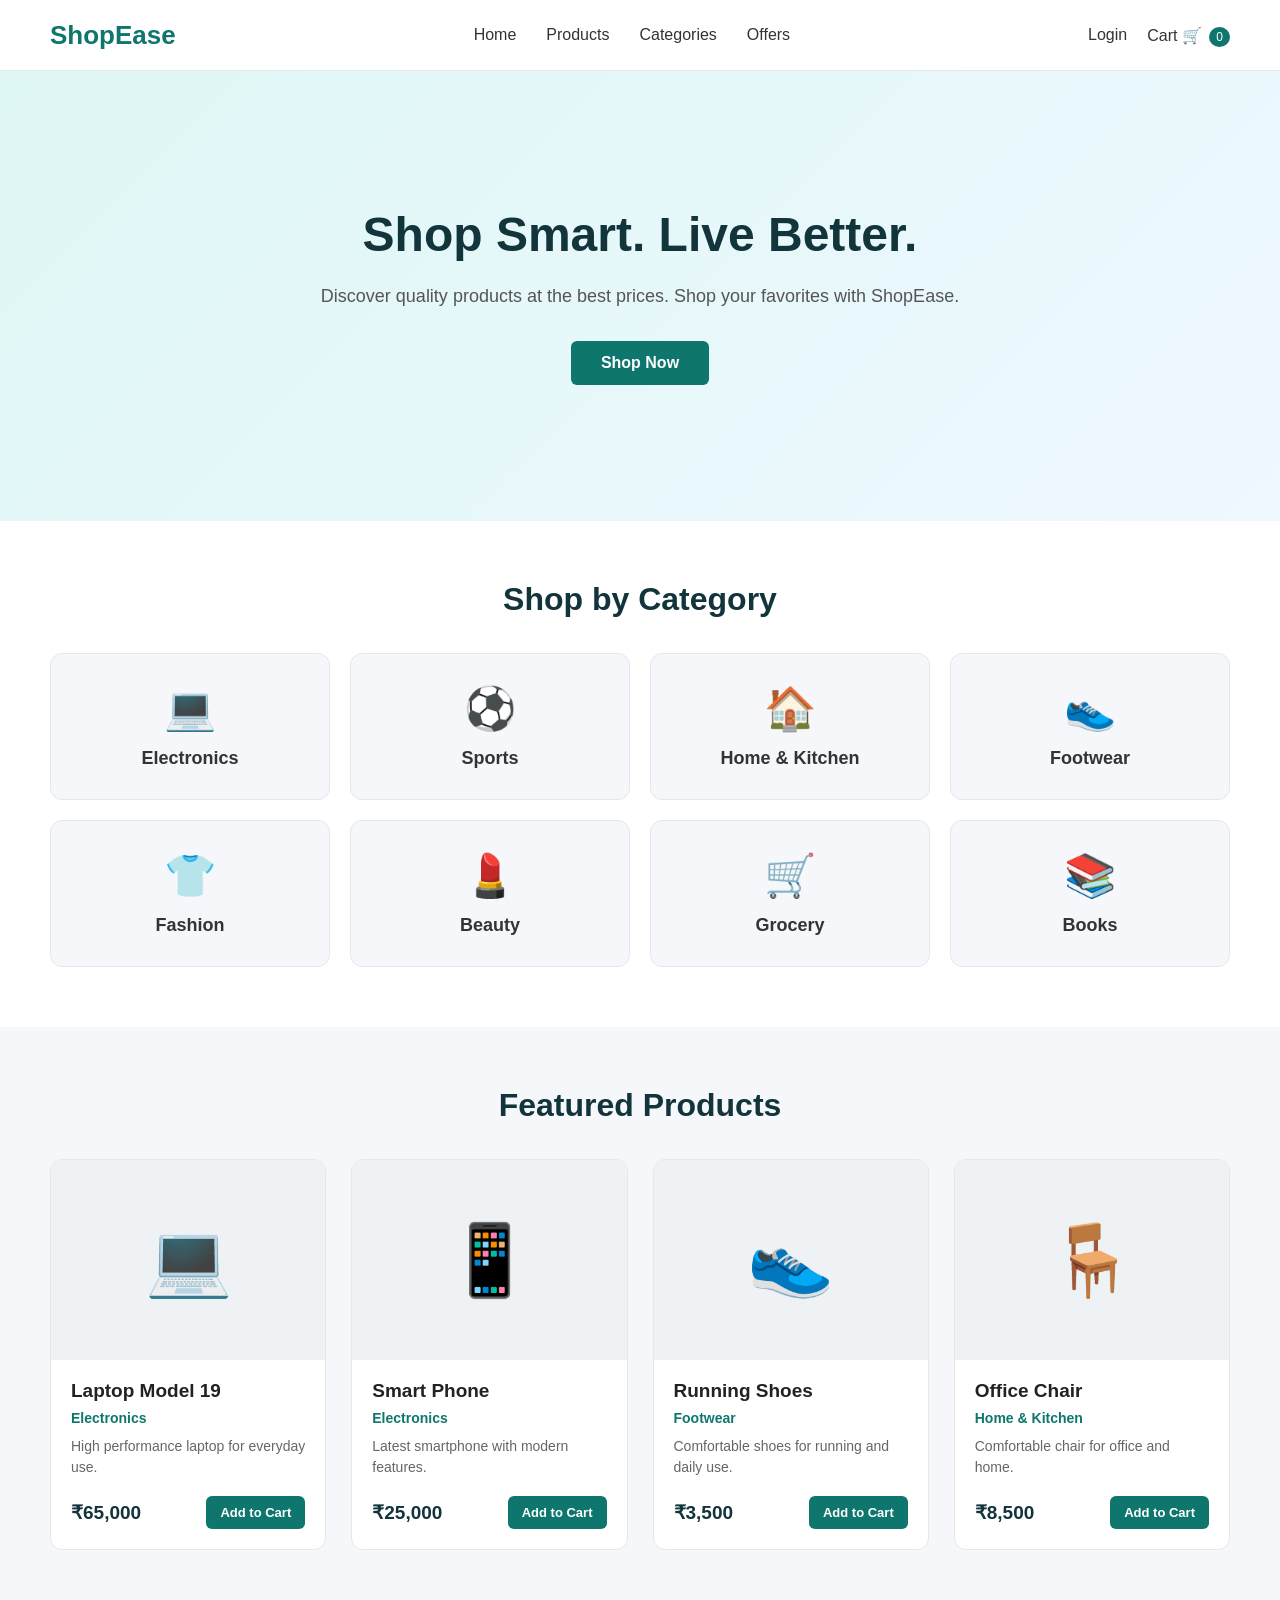
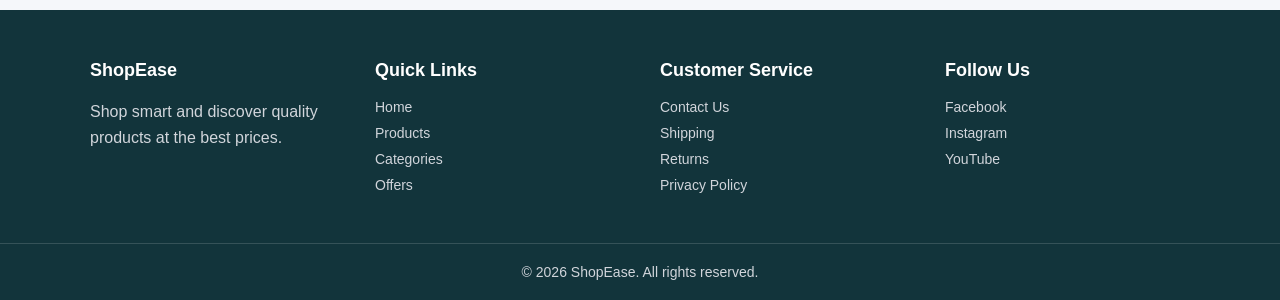
<file: index.html>
<!DOCTYPE html>
<html lang="en">

<head>
    <meta charset="UTF-8">
    <meta name="viewport" content="width=device-width, initial-scale=1.0">

    <title>ShopEase</title>

    <link rel="stylesheet" href="css/style.css">
    <link rel="icon" href="data:,">
</head>

<body>

    <!-- Navbar -->
    <header>
        <nav>

            <!-- Logo -->
            <div class="logo">
                ShopEase
            </div>

            <!-- Navigation Links -->
            <div class="nav-links">
                <a href="index.html">Home</a>
                <a href="product.html">Products</a>
                <a href="index.html#categories">Categories</a>
                <a href="#">Offers</a>
            </div>

            <!-- User Actions -->
            <div class="nav-actions">
                <a href="login.html" id="loginLink">Login</a>
              <a href="cart.html">
                     Cart 🛒
            <span id="cartCount">0</span></a>
            </div>

        </nav>
    </header>
<!-- Hero Section -->
<section class="hero">

    <div class="hero-content">

        <h1>Shop Smart. Live Better.</h1>

        <p>
            Discover quality products at the best prices.
            Shop your favorites with ShopEase.
        </p>

       <button onclick="window.location.href='product.html'">
    Shop Now </button>

    </div>

</section>

<!-- Categories Section -->
<section class="categories" id="categories">

    <h2>Shop by Category</h2>

    <div class="category-container">

        <div class="category-card">
            <div class="category-icon">💻</div>
            <h3>Electronics</h3>
        </div>

        <div class="category-card">
            <div class="category-icon">⚽</div>
            <h3>Sports</h3>
        </div>

        <div class="category-card">
            <div class="category-icon">🏠</div>
            <h3>Home & Kitchen</h3>
        </div>

        <div class="category-card">
            <div class="category-icon">👟</div>
            <h3>Footwear</h3>
        </div>

        <div class="category-card">
            <div class="category-icon">👕</div>
            <h3>Fashion</h3>
        </div>

        <div class="category-card">
            <div class="category-icon">💄</div>
            <h3>Beauty</h3>
        </div>

        <div class="category-card">
            <div class="category-icon">🛒</div>
            <h3>Grocery</h3>
        </div>

        <div class="category-card">
            <div class="category-icon">📚</div>
            <h3>Books</h3>
        </div>

    </div>

</section>

<!-- Products Section -->
<section class="products-section">

    <h2>Featured Products</h2>

    <div class="products" id="productContainer">

        <!-- Products will be displayed here using JavaScript -->
    </div>

</section>

<!-- Footer -->
<footer class="footer">

    <div class="footer-container">

        <!-- About -->
        <div class="footer-section">
            <h3>ShopEase</h3>
            <p>
                Shop smart and discover quality products
                at the best prices.
            </p>
        </div>

        <!-- Quick Links -->
        <div class="footer-section">
            <h3>Quick Links</h3>

            <a href="index.html">Home</a>
            <a href="product.html">Products</a>
            <a href="index.html#categories">Categories</a>
            <a href="#">Offers</a>
        </div>

        <!-- Customer Service -->
        <div class="footer-section">
            <h3>Customer Service</h3>

            <a href="#">Contact Us</a>
            <a href="#">Shipping</a>
            <a href="#">Returns</a>
            <a href="#">Privacy Policy</a>
        </div>

        <!-- Follow Us -->
        <div class="footer-section">
            <h3>Follow Us</h3>

            <a href="#">Facebook</a>
            <a href="#">Instagram</a>
            <a href="#">YouTube</a>
        </div>

    </div>

    <div class="footer-bottom">
        <p>© 2026 ShopEase. All rights reserved.</p>
    </div>

</footer>
    <script src="js/script.js"></script>

</body>

</html>
</file>
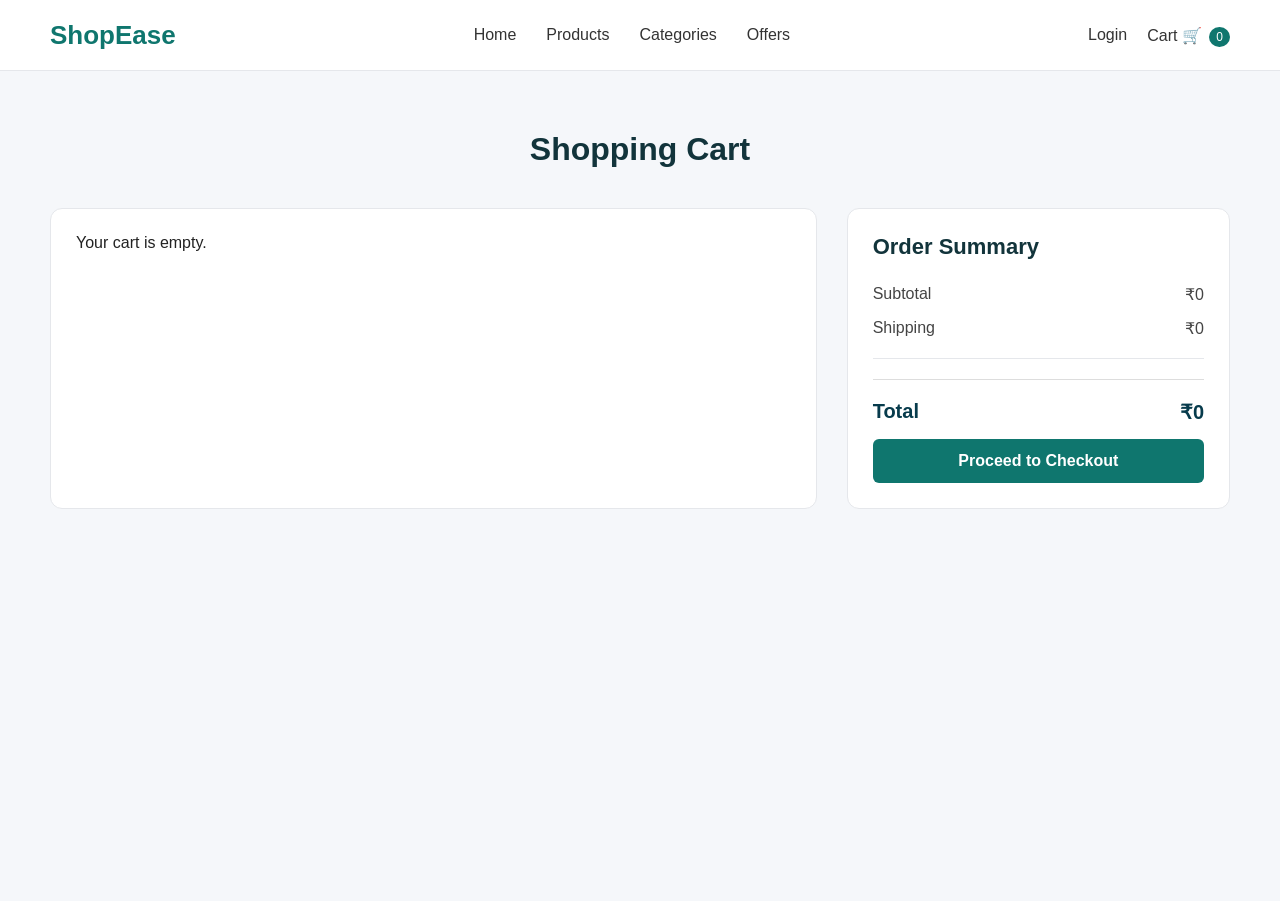
<file: cart.html>
<!DOCTYPE html>
<html lang="en">

<head>

    <meta charset="UTF-8">

    <meta name="viewport" content="width=device-width, initial-scale=1.0">

    <title>Cart - ShopEase</title>

    <link rel="stylesheet" href="css/style.css">

    <link rel="icon" href="data:,">

</head>

<body>

    <!-- Navbar -->
    <header>

        <nav>

            <!-- Logo -->
            <div class="logo">
                ShopEase
            </div>

            <!-- Navigation Links -->
            <div class="nav-links">

                <a href="index.html">Home</a>

                <a href="product.html">Products</a>

                <a href="#">Categories</a>

                <a href="#">Offers</a>

            </div>

            <!-- User Actions -->
            <div class="nav-actions">

                <a href="login.html" id="loginLink">Login</a>

                <a href="cart.html">
                    Cart 🛒
                    <span id="cartCount">0</span>
                </a>

            </div>

        </nav>

    </header>


    <!-- Cart Page -->
    <main>

        <section class="cart-section">

            <h1>Shopping Cart</h1>


            <div class="cart-container">


                <!-- Cart Items -->
                <div class="cart-items" id="cartItems">

                    <!-- Cart products will be added using JavaScript -->

                </div>


                <!-- Cart Summary -->
                <div class="cart-summary">

                    <h2>Order Summary</h2>

                    <div class="summary-row">

                        <span>Subtotal</span>

                        <span id="subtotal">
                            ₹0
                        </span>

                    </div>


                    <div class="summary-row">

                        <span>Shipping</span>

                        <span id="shipping">
                            ₹0
                        </span>

                    </div>


                    <hr>


                    <div class="summary-row total">

                        <span>Total</span>

                        <span id="total">
                            ₹0
                        </span>

                    </div>


                    <button id="checkoutBtn">
                        Proceed to Checkout
                    </button>

                </div>

            </div>

        </section>

    </main>


    <!-- JavaScript -->
    <script src="js/script.js"></script>

</body>

</html>
</file>
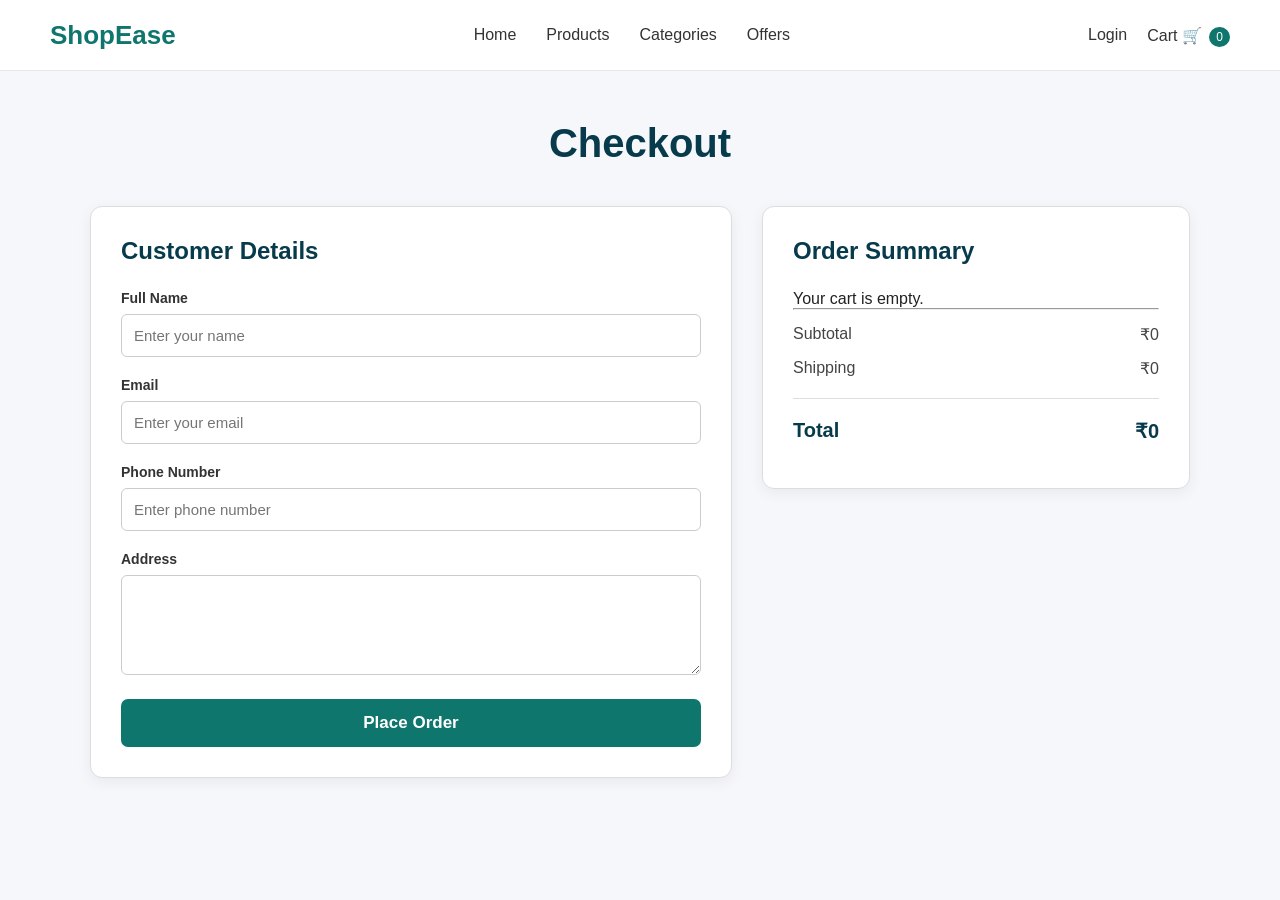
<file: checkout.html>
<!DOCTYPE html>
<html lang="en">

<head>

    <meta charset="UTF-8">

    <meta name="viewport"
          content="width=device-width, initial-scale=1.0">

    <title>ShopEase - Checkout</title>

    <link rel="stylesheet" href="css/style.css">

</head>

<body>

    <!-- NAVBAR -->

    <header>

        <nav>

            <div class="logo">
                ShopEase
            </div>

            <div class="nav-links">

                <a href="index.html">Home</a>

                <a href="product.html">Products</a>

                <a href="index.html">Categories</a>

                <a href="index.html">Offers</a>

            </div>

            <div class="nav-actions">

                <a href="login.html" id="loginLink">Login</a>

                <a href="cart.html">
                    Cart 🛒
                    <span id="cartCount">0</span>
                </a>

            </div>

        </nav>

    </header>


    <!-- CHECKOUT -->

    <section class="checkout-section">

        <h1>Checkout</h1>

        <div class="checkout-container">


            <!-- CUSTOMER DETAILS -->

            <div class="checkout-form">

                <h2>Customer Details</h2>

                <div class="form-group">

                    <label for="name">
                        Full Name
                    </label>

                    <input
                        type="text"
                        id="name"
                        placeholder="Enter your name"
                    >

                </div>


                <div class="form-group">

                    <label for="email">
                        Email
                    </label>

                    <input
                        type="email"
                        id="email"
                        placeholder="Enter your email"
                    >

                </div>


                <div class="form-group">

                    <label for="phone">
                        Phone Number
                    </label>

                    <input
                        type="tel"
                        id="phone"
                        placeholder="Enter phone number"
                    >

                </div>


                <div class="form-group">

                    <label for="address">
                        Address
                    </label>

                    <textarea
                        id="address"
                        placeholder="Enter your address">
                    </textarea>

                </div>


                <button
                    id="placeOrderBtn"
                    type="button">

                    Place Order

                </button>

            </div>


            <!-- ORDER SUMMARY -->

            <div class="checkout-summary">

                <h2>Order Summary</h2>

                <div id="checkoutItems">
                </div>

                <hr>

                <div class="summary-row">

                    <span>Subtotal</span>

                    <span id="checkoutSubtotal">
                        ₹0
                    </span>

                </div>

                <div class="summary-row">

                    <span>Shipping</span>

                    <span>
                        ₹0
                    </span>

                </div>

                <div class="summary-row total">

                    <span>Total</span>

                    <span id="checkoutTotal">
                        ₹0
                    </span>

                </div>

            </div>

        </div>

    </section>


    <script src="js/script.js"></script>

</body>

</html>
</file>
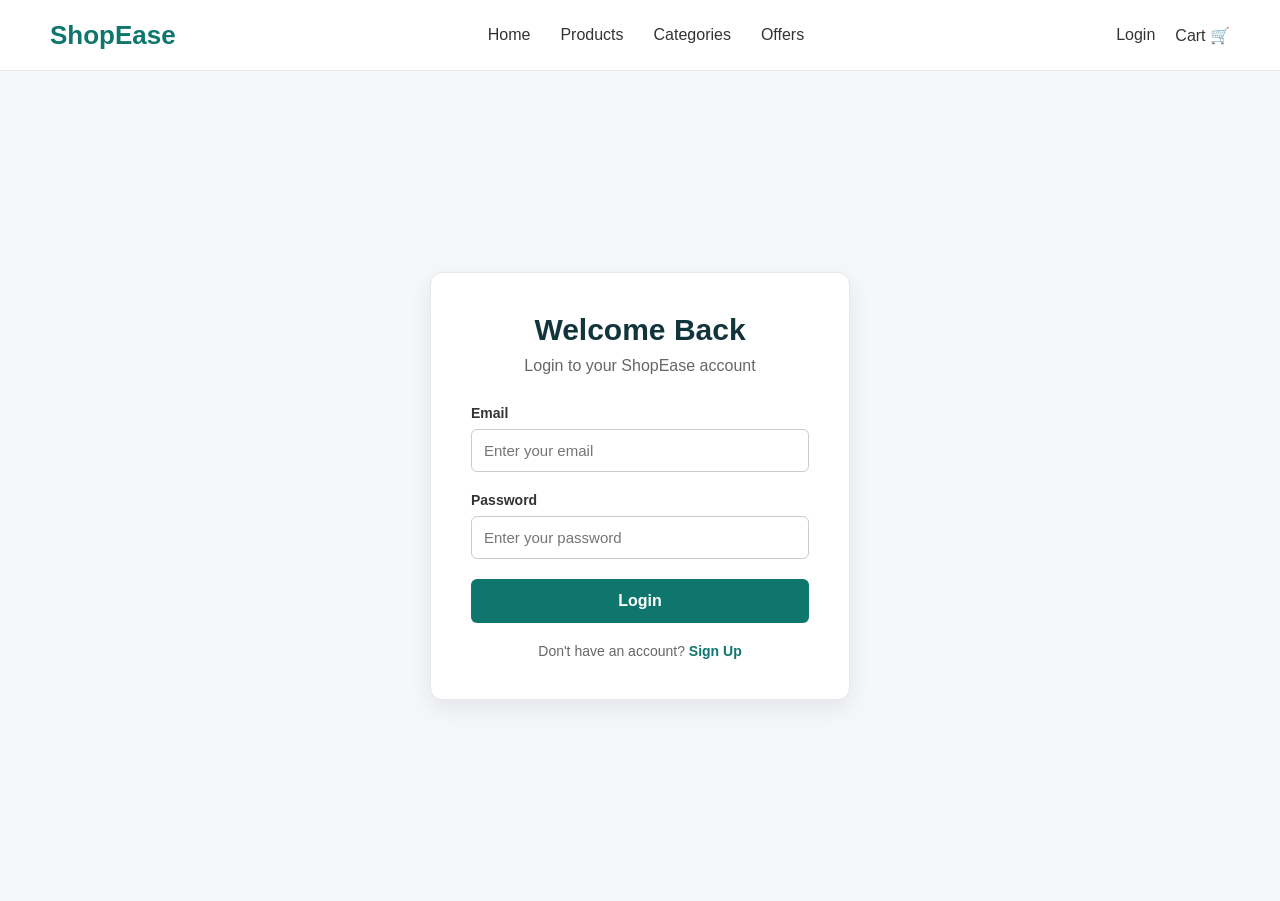
<file: login.html>
<!DOCTYPE html>
<html lang="en">

<head>

    <meta charset="UTF-8">

    <meta name="viewport" content="width=device-width, initial-scale=1.0">

    <title>Login - ShopEase</title>

    <link rel="stylesheet" href="css/style.css">

    <link rel="icon" href="data:,">

</head>

<body>

    <!-- Navbar -->
    <header>

        <nav>

            <div class="logo">
                ShopEase
            </div>

            <div class="nav-links">

                <a href="index.html">Home</a>

                <a href="product.html">Products</a>

                <a href="#">Categories</a>

                <a href="#">Offers</a>

            </div>

            <div class="nav-actions">

                <a href="login.html">Login</a>

                <a href="#">Cart 🛒</a>

            </div>

        </nav>

    </header>


    <!-- Login Section -->
    <main>

        <section class="login-section">

            <div class="login-container">

                <h1>Welcome Back</h1>

                <p>Login to your ShopEase account</p>


                <!-- Login Form -->
                <form id="loginForm">

                    <div class="form-group">

                        <label for="email">
                            Email
                        </label>

                        <input
                            type="email"
                            id="loginEmail"
                            placeholder="Enter your email"
                            required
                        >

                    </div>


                    <div class="form-group">

                        <label for="password">
                            Password
                        </label>

                        <input
                            type="password"
                            id="loginPassword"
                            placeholder="Enter your password"
                            required
                        >

                    </div>


                    <button type="button" id="loginBtn">
                        Login
                    </button>


                    <p class="signup-text">
                        Don't have an account?
                        <a href="#">Sign Up</a>
                    </p>

                </form>

            </div>

        </section>

    </main>


    <!-- JavaScript -->
    <script src="js/script.js"></script>

</body>

</html>
</file>
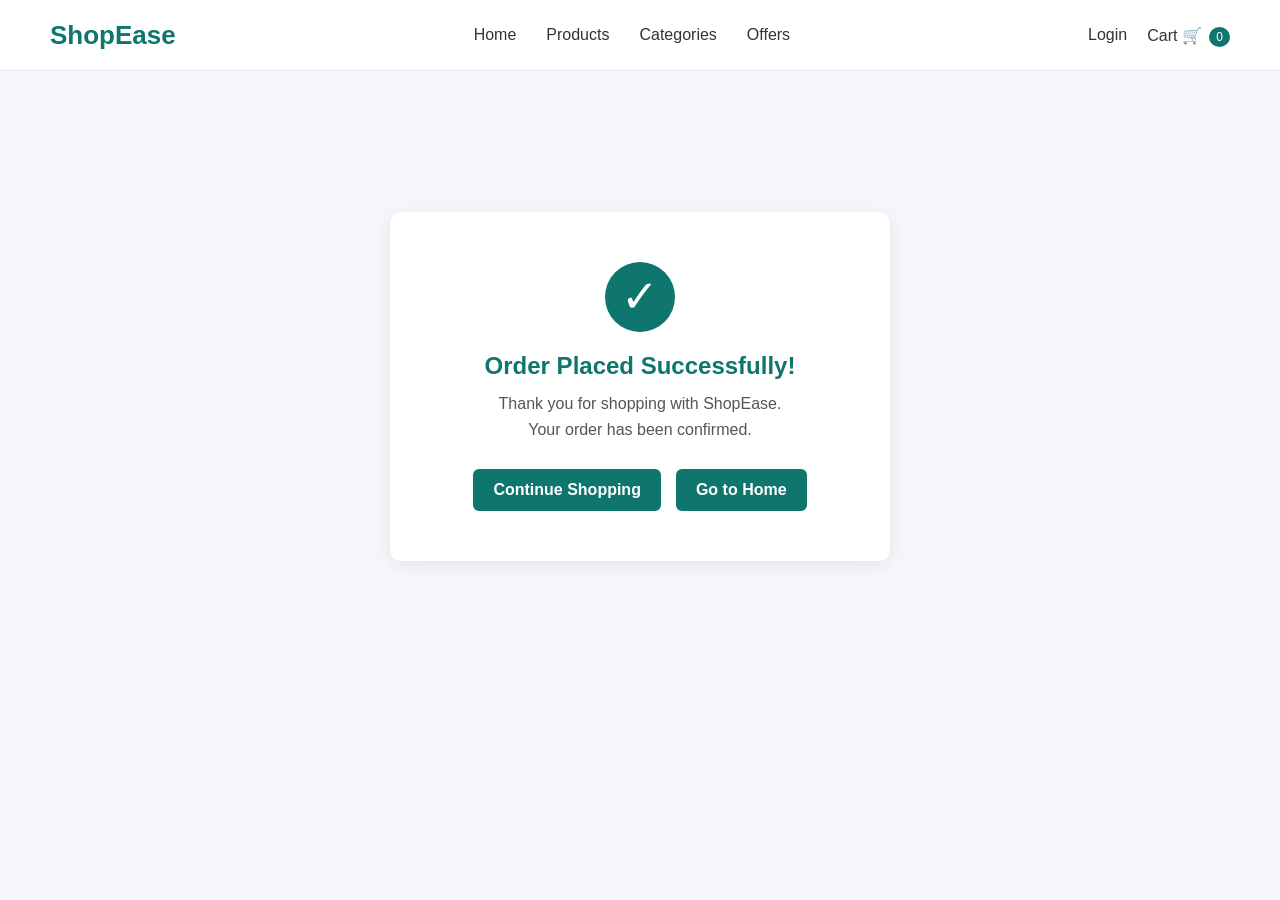
<file: order-success.html>
<!DOCTYPE html>
<html lang="en">

<head>

    <meta charset="UTF-8">

    <meta name="viewport"
          content="width=device-width, initial-scale=1.0">

    <title>ShopEase - Order Success</title>

    <link rel="stylesheet" href="css/style.css">

</head>

<body>

    <!-- NAVBAR -->

    <header>

        <nav>

            <div class="logo">
                ShopEase
            </div>

            <div class="nav-links">

                <a href="index.html">Home</a>

                <a href="product.html">Products</a>

                <a href="index.html">Categories</a>

                <a href="index.html">Offers</a>

            </div>

            <div class="nav-actions">

                <a href="login.html">Login</a>

                <a href="cart.html">
                    Cart 🛒
                    <span id="cartCount">0</span>
                </a>

            </div>

        </nav>

    </header>


    <!-- SUCCESS -->

    <section class="success-section">

        <div class="success-box">

            <div class="success-icon">
                ✓
            </div>

            <h1>
                Order Placed Successfully!
            </h1>

            <p>
                Thank you for shopping with ShopEase.
            </p>

            <p>
                Your order has been confirmed.
            </p>

            <div class="success-buttons">

                <a href="product.html">
                    Continue Shopping
                </a>

                <a href="index.html">
                    Go to Home
                </a>

            </div>

        </div>

    </section>


    <script src="js/script.js"></script>

</body>

</html>
</file>
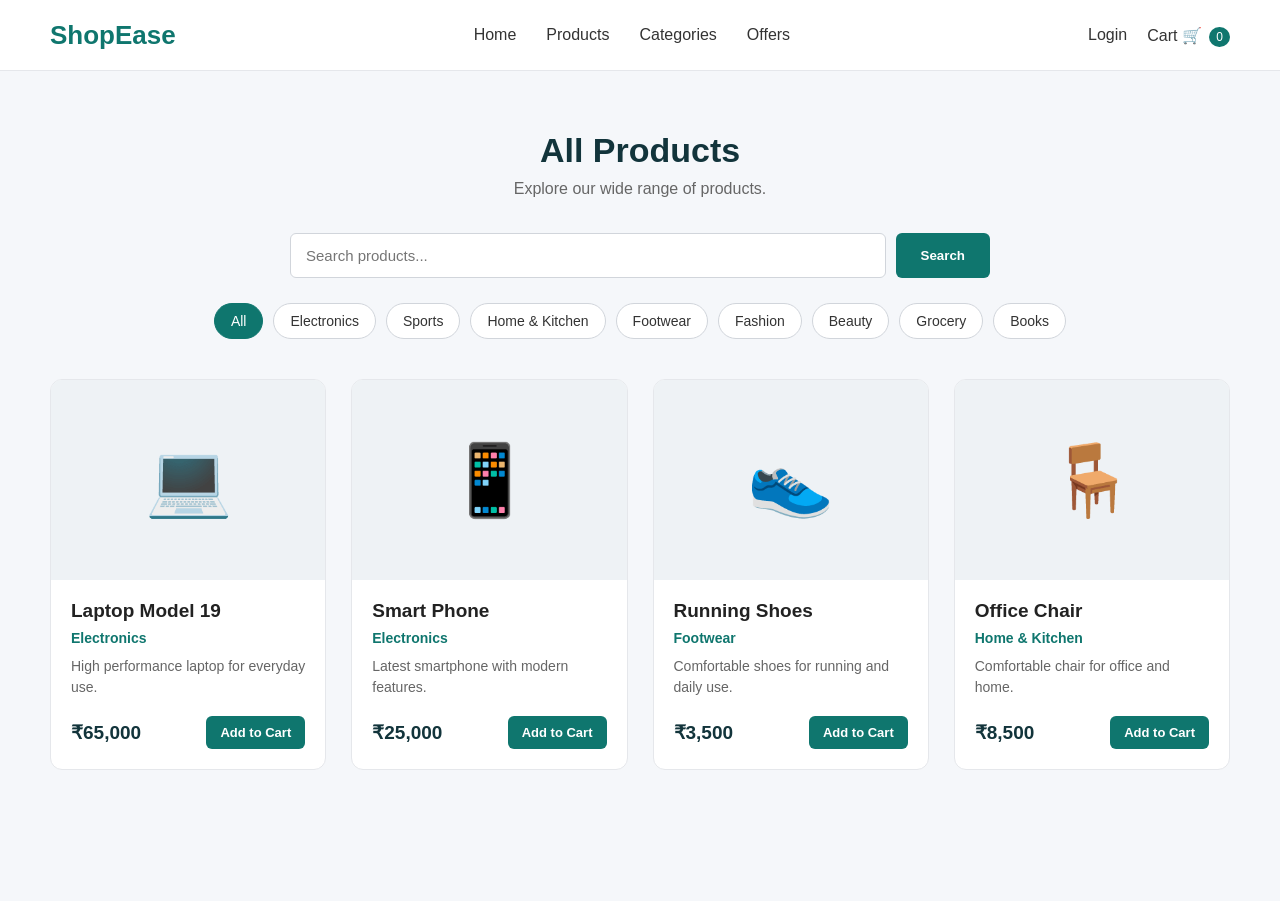
<file: product.html>
<!DOCTYPE html>
<html lang="en">

<head>

    <meta charset="UTF-8">

    <meta name="viewport" content="width=device-width, initial-scale=1.0">

    <title>Products - ShopEase</title>

    <link rel="stylesheet" href="css/style.css">

    <link rel="icon" href="data:,">

</head>

<body>

    <!-- Navbar -->
    <header>

        <nav>

            <!-- Logo -->
            <div class="logo">
                ShopEase
            </div>

            <!-- Navigation Links -->
            <div class="nav-links">

                <a href="index.html">Home</a>

                <a href="product.html">Products</a>

                <a href="#">Categories</a>

                <a href="#">Offers</a>

            </div>

            <!-- User Actions -->
            <div class="nav-actions">

                <a href="login.html" id="loginLink">Login</a>

                <a href="cart.html"> Cart 🛒
                    <span id="cartCount">0</span>
                </a>
            </div>

        </nav>

    </header>


    <!-- Products Page -->
    <main>

        <section class="products-page">

            <h1>All Products</h1>

            <p>Explore our wide range of products.</p>


            <!-- Search -->
            <div class="product-search">

                <input
                    type="text"
                    id="searchInput"
                    placeholder="Search products..."
                >

                <button>Search</button>

            </div>


            <!-- Category Filter -->
            <div class="category-filter">

    <button data-category="All">All</button>

    <button data-category="Electronics">Electronics</button>

    <button data-category="Sports">Sports</button>

    <button data-category="Home & Kitchen">Home & Kitchen</button>

    <button data-category="Footwear">Footwear</button>

    <button data-category="Fashion">Fashion</button>

    <button data-category="Beauty">Beauty</button>

    <button data-category="Grocery">Grocery</button>

    <button data-category="Books">Books</button>

</div>


            <!-- Product Container -->
            <div
                class="products"
                id="productContainer"
            >

                <!-- Products will be loaded using JavaScript -->

            </div>

        </section>

    </main>


    <!-- JavaScript -->
    <script src="js/script.js"></script>

</body>

</html>
</file>
<file: css/style.css>
/* ================================
   GLOBAL STYLES
================================ */

* {
    margin: 0;
    padding: 0;
    box-sizing: border-box;
}

body {
    font-family: Arial, sans-serif;
    background-color: #f5f7fa;
    color: #222;
}


/* ================================
   NAVBAR
================================ */

header {
    background-color: #ffffff;
    border-bottom: 1px solid #e5e7eb;
    padding: 0 50px;
}

nav {
    height: 70px;
    display: flex;
    align-items: center;
    justify-content: space-between;
}


/* Logo */

.logo {
    font-size: 26px;
    font-weight: bold;
    color: #0f766e;
}


/* Navigation Links */

.nav-links {
    display: flex;
    gap: 30px;
}

.nav-links a {
    text-decoration: none;
    color: #333;
    font-size: 16px;
    font-weight: 500;
}

.nav-links a:hover {
    color: #0f766e;
}


/* Login & Cart */

.nav-actions {
    display: flex;
    align-items: center;
    gap: 20px;
}

.nav-actions a {
    text-decoration: none;
    color: #333;
    font-size: 16px;
    font-weight: 500;
}

.nav-actions a:hover {
    color: #0f766e;
}


/* Cart Count */

#cartCount {
    background-color: #0f766e;
    color: white;
    font-size: 12px;
    padding: 3px 7px;
    border-radius: 50%;
    margin-left: 3px;
}

/* ================================
   HERO SECTION
================================ */

.hero {
    min-height: 450px;
    display: flex;
    align-items: center;
    justify-content: center;
    text-align: center;

    background: linear-gradient(
        135deg,
        #dff7f5,
        #eef8ff
    );

    padding: 60px 20px;
}

.hero-content {
    max-width: 700px;
}

.hero h1 {
    font-size: 48px;
    margin-bottom: 20px;
    color: #12343b;
}

.hero p {
    font-size: 18px;
    line-height: 1.6;
    color: #555;
    margin-bottom: 30px;
}

.hero button {
    padding: 13px 30px;
    border: none;
    border-radius: 6px;

    background-color: #0f766e;
    color: white;

    font-size: 16px;
    font-weight: bold;

    cursor: pointer;
}

.hero button:hover {
    background-color: #0b5f59;
}

/* ================================
   CATEGORIES SECTION
================================ */

.categories {
    padding: 60px 50px;
    background-color: #ffffff;
}

.categories h2 {
    text-align: center;
    font-size: 32px;
    margin-bottom: 35px;
    color: #12343b;
}

.category-container {
    max-width: 1200px;
    margin: auto;

    display: grid;
    grid-template-columns: repeat(4, 1fr);
    gap: 20px;
}

.category-card {
    background-color: #f5f7fa;

    padding: 30px 20px;

    text-align: center;

    border: 1px solid #e5e7eb;
    border-radius: 12px;

    cursor: pointer;

    transition: 0.3s ease;
}

.category-card:hover {
    transform: translateY(-6px);

    border-color: #0f766e;

    box-shadow: 0 8px 20px rgba(0, 0, 0, 0.08);
}

.category-icon {
    font-size: 42px;
    margin-bottom: 15px;
}

.category-card h3 {
    font-size: 18px;
    color: #333;
}

/* ================================
   PRODUCTS SECTION
================================ */

.products-section {
    padding: 60px 50px;
    background-color: #f5f7fa;
}

.products-section h2 {
    text-align: center;
    font-size: 32px;
    margin-bottom: 35px;
    color: #12343b;
}


/* Product Grid */

.products {
    max-width: 1200px;
    margin: auto;

    display: grid;
    grid-template-columns: repeat(4, 1fr);

    gap: 25px;
}


/* Product Card */

.product-card {
    background-color: #ffffff;

    border: 1px solid #e5e7eb;
    border-radius: 12px;

    overflow: hidden;

    transition: 0.3s ease;
}

.product-card:hover {
    transform: translateY(-5px);

    box-shadow: 0 8px 20px rgba(0, 0, 0, 0.10);
}


/* Product Image */

.product-image {
    height: 200px;

    display: flex;
    align-items: center;
    justify-content: center;

    background-color: #eef2f5;

    font-size: 70px;
}


/* Product Information */

.product-info {
    padding: 20px;
}

.product-info h3 {
    font-size: 19px;
    margin-bottom: 8px;
    color: #222;
}

.product-category {
    font-size: 14px;
    color: #0f766e;
    font-weight: bold;

    margin-bottom: 10px;
}

.product-description {
    font-size: 14px;
    color: #666;

    line-height: 1.5;

    margin-bottom: 18px;
}


/* Price + Button */

.product-bottom {
    display: flex;
    align-items: center;
    justify-content: space-between;
}

.product-price {
    font-size: 19px;
    font-weight: bold;
    color: #12343b;
}

.add-cart-btn {
    border: none;

    background-color: #0f766e;
    color: white;

    padding: 9px 14px;

    border-radius: 6px;

    font-size: 13px;
    font-weight: bold;

    cursor: pointer;
}

.add-cart-btn:hover {
    background-color: #0b5f59;
}

/* ================================
   OFFERS SECTION
================================ */

.offers {
    padding: 60px 50px;
    background-color: #ffffff;
}

.offers h2 {
    text-align: center;
    font-size: 32px;
    margin-bottom: 35px;
    color: #12343b;
}

.offer-container {
    max-width: 1000px;
    margin: auto;

    display: grid;
    grid-template-columns: repeat(2, 1fr);
    gap: 25px;
}

.offer-card {
    padding: 35px;

    background-color: #f0fdfa;

    border: 1px solid #ccfbf1;
    border-radius: 12px;

    text-align: center;

    transition: 0.3s ease;
}

.offer-card:hover {
    transform: translateY(-5px);

    box-shadow: 0 8px 20px rgba(0, 0, 0, 0.08);
}

.offer-card h3 {
    font-size: 24px;
    color: #12343b;
    margin-bottom: 12px;
}

.offer-card p {
    color: #666;
    line-height: 1.6;
    margin-bottom: 20px;
}

.offer-card button {
    border: none;

    background-color: #0f766e;
    color: white;

    padding: 11px 22px;

    border-radius: 6px;

    font-weight: bold;

    cursor: pointer;
}

.offer-card button:hover {
    background-color: #0b5f59;
}

/* ================================
   FOOTER
================================ */

.footer {
    background-color: #12343b;
    color: white;

    padding-top: 50px;
}

.footer-container {
    max-width: 1200px;
    margin: auto;

    padding: 0 50px 40px;

    display: grid;
    grid-template-columns: repeat(4, 1fr);

    gap: 40px;
}

.footer-section h3 {
    font-size: 18px;
    margin-bottom: 18px;
}

.footer-section p {
    color: #d1d5db;
    line-height: 1.6;
}

.footer-section a {
    display: block;

    text-decoration: none;

    color: #d1d5db;

    margin-bottom: 10px;

    font-size: 14px;
}

.footer-section a:hover {
    color: white;
}

.footer-bottom {
    border-top: 1px solid rgba(255, 255, 255, 0.15);

    text-align: center;

    padding: 20px;
}

.footer-bottom p {
    color: #d1d5db;
    font-size: 14px;
}

/* ================================
   LOGIN PAGE
================================ */

.login-section {
    min-height: calc(100vh - 70px);

    display: flex;
    align-items: center;
    justify-content: center;

    padding: 50px 20px;

    background-color: #f5f7fa;
}

.login-container {
    width: 100%;
    max-width: 420px;

    background-color: #ffffff;

    padding: 40px;

    border: 1px solid #e5e7eb;
    border-radius: 12px;

    box-shadow: 0 8px 25px rgba(0, 0, 0, 0.08);
}

.login-container h1 {
    text-align: center;

    font-size: 30px;

    color: #12343b;

    margin-bottom: 10px;
}

.login-container > p {
    text-align: center;

    color: #666;

    margin-bottom: 30px;
}


/* Form */

.form-group {
    margin-bottom: 20px;
}

.form-group label {
    display: block;

    margin-bottom: 8px;

    font-size: 14px;

    font-weight: bold;

    color: #333;
}

.form-group input {
    width: 100%;

    padding: 12px 14px;

    border: 1px solid #d1d5db;

    border-radius: 6px;

    font-size: 15px;

    outline: none;

    box-sizing: border-box;
}

.form-group input:focus {
    border-color: #0f766e;

    box-shadow: 0 0 0 2px rgba(15, 118, 110, 0.1);
}


/* Login Button */

.login-container form > button {
    width: 100%;

    padding: 13px;

    border: none;

    border-radius: 6px;

    background-color: #0f766e;

    color: white;

    font-size: 16px;

    font-weight: bold;

    cursor: pointer;
}

.login-container form > button:hover {
    background-color: #0b5f59;
}


/* Sign Up */

.signup-text {
    text-align: center;

    margin-top: 20px;

    font-size: 14px;

    color: #666;
}

.signup-text a {
    color: #0f766e;

    text-decoration: none;

    font-weight: bold;
}

.signup-text a:hover {
    text-decoration: underline;
}

/* ================================
   CART PAGE
================================ */

.cart-section {
    padding: 60px 50px;
    background-color: #f5f7fa;
    min-height: calc(100vh - 70px);
}

.cart-section > h1 {
    text-align: center;
    font-size: 32px;
    color: #12343b;
    margin-bottom: 40px;
}

.cart-container {
    max-width: 1200px;
    margin: auto;

    display: grid;
    grid-template-columns: 2fr 1fr;
    gap: 30px;
}


/* Cart Items */

.cart-items {
    background-color: #ffffff;

    border: 1px solid #e5e7eb;
    border-radius: 12px;

    padding: 25px;
    min-height: 250px;
}


/* Individual Cart Item */

.cart-item {
    display: flex;
    align-items: center;
    gap: 20px;

    padding: 20px 0;

    border-bottom: 1px solid #e5e7eb;
}

.cart-item:last-child {
    border-bottom: none;
}

.cart-item-image {
    width: 90px;
    height: 90px;

    display: flex;
    align-items: center;
    justify-content: center;

    background-color: #eef2f5;

    border-radius: 8px;

    font-size: 40px;
}

.cart-item-info {
    flex: 1;
}

.cart-item-info h3 {
    font-size: 18px;
    color: #222;
    margin-bottom: 8px;
}

.cart-item-info p {
    color: #666;
    font-size: 14px;
}


/* Quantity */

.quantity-control {
    display: flex;
    align-items: center;
    gap: 10px;
}

.quantity-control button {
    width: 30px;
    height: 30px;

    border: 1px solid #d1d5db;
    background-color: #ffffff;

    border-radius: 5px;

    cursor: pointer;

    font-size: 16px;
}

.quantity-control button:hover {
    background-color: #f0fdfa;
    border-color: #0f766e;
}

.quantity-control span {
    min-width: 20px;
    text-align: center;
    font-weight: bold;
}


/* Remove Button */

.remove-btn {
    border: none;
    background: none;

    color: #dc2626;

    cursor: pointer;

    font-size: 14px;
}

.remove-btn:hover {
    text-decoration: underline;
}


/* ================================
   ORDER SUMMARY
================================ */

.cart-summary {
    background-color: #ffffff;

    border: 1px solid #e5e7eb;
    border-radius: 12px;

    padding: 25px;

    height: fit-content;
}

.cart-summary h2 {
    font-size: 22px;

    color: #12343b;

    margin-bottom: 25px;
}

.summary-row {
    display: flex;
    justify-content: space-between;

    margin-bottom: 18px;

    color: #555;
}

.summary-row.total {
    font-size: 20px;

    font-weight: bold;

    color: #12343b;
}

.cart-summary hr {
    border: none;

    border-top: 1px solid #e5e7eb;

    margin: 20px 0;
}


/* Checkout Button */

#checkoutBtn {
    width: 100%;

    padding: 13px;

    border: none;

    border-radius: 6px;

    background-color: #0f766e;

    color: white;

    font-size: 16px;

    font-weight: bold;

    cursor: pointer;
}

#checkoutBtn:hover {
    background-color: #0b5f59;
}

/* ================================
   PRODUCT PAGE
================================ */

.products-page {
    padding: 60px 50px;
    background-color: #f5f7fa;
    min-height: calc(100vh - 70px);
}

.products-page > h1 {
    text-align: center;

    font-size: 34px;

    color: #12343b;

    margin-bottom: 10px;
}

.products-page > p {
    text-align: center;

    color: #666;

    margin-bottom: 35px;
}


/* ================================
   PRODUCT SEARCH
================================ */

.product-search {
    max-width: 700px;

    margin: 0 auto 25px;

    display: flex;

    gap: 10px;
}

.product-search input {
    flex: 1;

    padding: 13px 15px;

    border: 1px solid #d1d5db;

    border-radius: 6px;

    font-size: 15px;

    outline: none;
}

.product-search input:focus {
    border-color: #0f766e;

    box-shadow: 0 0 0 2px rgba(15, 118, 110, 0.1);
}

.product-search button {
    padding: 13px 25px;

    border: none;

    border-radius: 6px;

    background-color: #0f766e;

    color: white;

    font-weight: bold;

    cursor: pointer;
}

.product-search button:hover {
    background-color: #0b5f59;
}


/* ================================
   CATEGORY FILTER
================================ */

.category-filter {
    max-width: 1200px;

    margin: 0 auto 40px;

    display: flex;

    justify-content: center;

    flex-wrap: wrap;

    gap: 10px;
}

.category-filter button {
    padding: 9px 16px;

    border: 1px solid #d1d5db;

    border-radius: 20px;

    background-color: #ffffff;

    color: #333;

    cursor: pointer;

    font-size: 14px;

    transition: 0.3s ease;
}

.category-filter button:hover {
    background-color: #0f766e;

    color: white;

    border-color: #0f766e;
}

.category-filter button:first-child {
    background-color: #0f766e;

    color: white;

    border-color: #0f766e;
}


/* ================================
   PRODUCT GRID
================================ */

.products-page .products {
    max-width: 1200px;

    margin: auto;

    display: grid;

    grid-template-columns: repeat(4, 1fr);

    gap: 25px;
}

/* ================================
   RESPONSIVE DESIGN
================================ */


/* ================================
   TABLET
   768px - 1024px
================================ */

@media (max-width: 1024px) {

    /* Navbar */

    header {
        padding: 0 25px;
    }

    .nav-links {
        gap: 18px;
    }


    /* Categories */

    .category-container {
        grid-template-columns: repeat(2, 1fr);
    }


    /* Products */

    .products,
    .products-page .products {
        grid-template-columns: repeat(2, 1fr);
    }


    /* Footer */

    .footer-container {
        grid-template-columns: repeat(2, 1fr);
    }

}


/* ================================
   MOBILE
   Below 768px
================================ */

@media (max-width: 767px) {

    /* Navbar */

    header {
        padding: 15px 20px;
    }

    nav {
        height: auto;

        flex-direction: column;

        gap: 15px;
    }

    .nav-links {
        flex-wrap: wrap;

        justify-content: center;

        gap: 12px;
    }

    .nav-actions {
        justify-content: center;
    }


    /* Hero */

    .hero {
        min-height: 400px;

        padding: 40px 20px;
    }

    .hero h1 {
        font-size: 34px;
    }

    .hero p {
        font-size: 16px;
    }


    /* Categories */

    .categories {
        padding: 45px 20px;
    }

    .categories h2 {
        font-size: 28px;
    }

    .category-container {
        grid-template-columns: 1fr;
    }


    /* Products */

    .products-section {
        padding: 45px 20px;
    }

    .products-section h2 {
        font-size: 28px;
    }

    .products,
    .products-page .products {
        grid-template-columns: 1fr;
    }


    /* Offers */

    .offers {
        padding: 45px 20px;
    }

    .offer-container {
        grid-template-columns: 1fr;
    }


    /* Product Page */

    .products-page {
        padding: 45px 20px;
    }

    .products-page > h1 {
        font-size: 30px;
    }

    .product-search {
        flex-direction: column;
    }

    .product-search button {
        width: 100%;
    }


    /* Cart */

    .cart-section {
        padding: 45px 20px;
    }

    .cart-container {
        grid-template-columns: 1fr;
    }

    .cart-item {
        flex-wrap: wrap;
    }


    /* Login */

    .login-section {
        padding: 35px 20px;
    }

    .login-container {
        padding: 30px 20px;
    }


    /* Footer */

    .footer-container {
        grid-template-columns: 1fr;

        padding: 0 25px 35px;

        text-align: center;
    }

    .footer-section a {
        margin-bottom: 8px;
    }

}

/* Active Category Button */

.category-filter button.active {
    background-color: #0f766e;
    color: white;
    border-color: #0f766e;
}

/* =================================
   ORDER SUCCESS
   ================================= */

.success-section {
    min-height: 70vh;
    display: flex;
    justify-content: center;
    align-items: center;
    padding: 40px 20px;
}

.success-box {
    background: white;
    width: 500px;
    max-width: 100%;
    text-align: center;
    padding: 50px 30px;
    border-radius: 12px;
    box-shadow: 0 4px 20px rgba(0, 0, 0, 0.08);
}

.success-icon {
    width: 70px;
    height: 70px;
    margin: 0 auto 20px;
    border-radius: 50%;
    background-color: #0f766e;
    color: white;
    font-size: 45px;
    line-height: 70px;
}

.success-box h1 {
    color: #0f766e;
    margin-bottom: 15px;
}

.success-box p {
    color: #555;
    margin: 8px 0;
}

.success-buttons {
    margin-top: 30px;
    display: flex;
    justify-content: center;
    gap: 15px;
}

.success-buttons a {
    text-decoration: none;
    background-color: #0f766e;
    color: white;
    padding: 12px 20px;
    border-radius: 6px;
    font-weight: bold;
}

/* =================================
   CHECKOUT PAGE
   ================================= */

.checkout-section {
    padding: 50px 6%;
    background: #f5f7fa;
    min-height: 75vh;
}

.checkout-section h1 {
    text-align: center;
    color: #073b4c;
    font-size: 40px;
    margin-bottom: 40px;
}

.checkout-container {
    max-width: 1100px;
    margin: auto;
    display: grid;
    grid-template-columns: 1.5fr 1fr;
    gap: 30px;
}


/* =================================
   CHECKOUT FORM
   ================================= */

.checkout-form {
    background: white;
    padding: 30px;
    border-radius: 12px;
    border: 1px solid #ddd;
    box-shadow: 0 4px 15px rgba(0, 0, 0, 0.06);
}

.checkout-form h2 {
    color: #073b4c;
    margin-bottom: 25px;
}

.form-group {
    margin-bottom: 20px;
}

.form-group label {
    display: block;
    margin-bottom: 8px;
    font-weight: 600;
    color: #333;
}

.form-group input,
.form-group textarea {
    width: 100%;
    padding: 12px;
    border: 1px solid #ccc;
    border-radius: 6px;
    font-size: 15px;
    box-sizing: border-box;
}

.form-group input:focus,
.form-group textarea:focus {
    outline: none;
    border-color: #0f766e;
}

.form-group textarea {
    min-height: 100px;
    resize: vertical;
}


/* =================================
   PLACE ORDER BUTTON
   ================================= */

#placeOrderBtn {
    width: 100%;
    padding: 14px;
    border: none;
    border-radius: 7px;
    background: #0f766e;
    color: white;
    font-size: 17px;
    font-weight: bold;
    cursor: pointer;
}

#placeOrderBtn:hover {
    background: #0b625c;
}


/* =================================
   CHECKOUT SUMMARY
   ================================= */

.checkout-summary {
    background: white;
    padding: 30px;
    border-radius: 12px;
    border: 1px solid #ddd;
    box-shadow: 0 4px 15px rgba(0, 0, 0, 0.06);
    height: fit-content;
}

.checkout-summary h2 {
    color: #073b4c;
    margin-bottom: 25px;
}

.checkout-item {
    display: flex;
    justify-content: space-between;
    align-items: center;
    padding: 12px 0;
    border-bottom: 1px solid #eee;
}

.checkout-item p {
    margin: 0;
    color: #444;
}

.summary-row {
    display: flex;
    justify-content: space-between;
    margin: 15px 0;
    color: #444;
}

.summary-row.total {
    margin-top: 20px;
    padding-top: 20px;
    border-top: 1px solid #ddd;
    font-size: 20px;
    font-weight: bold;
    color: #073b4c;
}


/* =================================
   MOBILE
   ================================= */

@media (max-width: 768px) {

    .checkout-container {
        grid-template-columns: 1fr;
    }

    .checkout-section h1 {
        font-size: 32px;
    }

}
</file>
